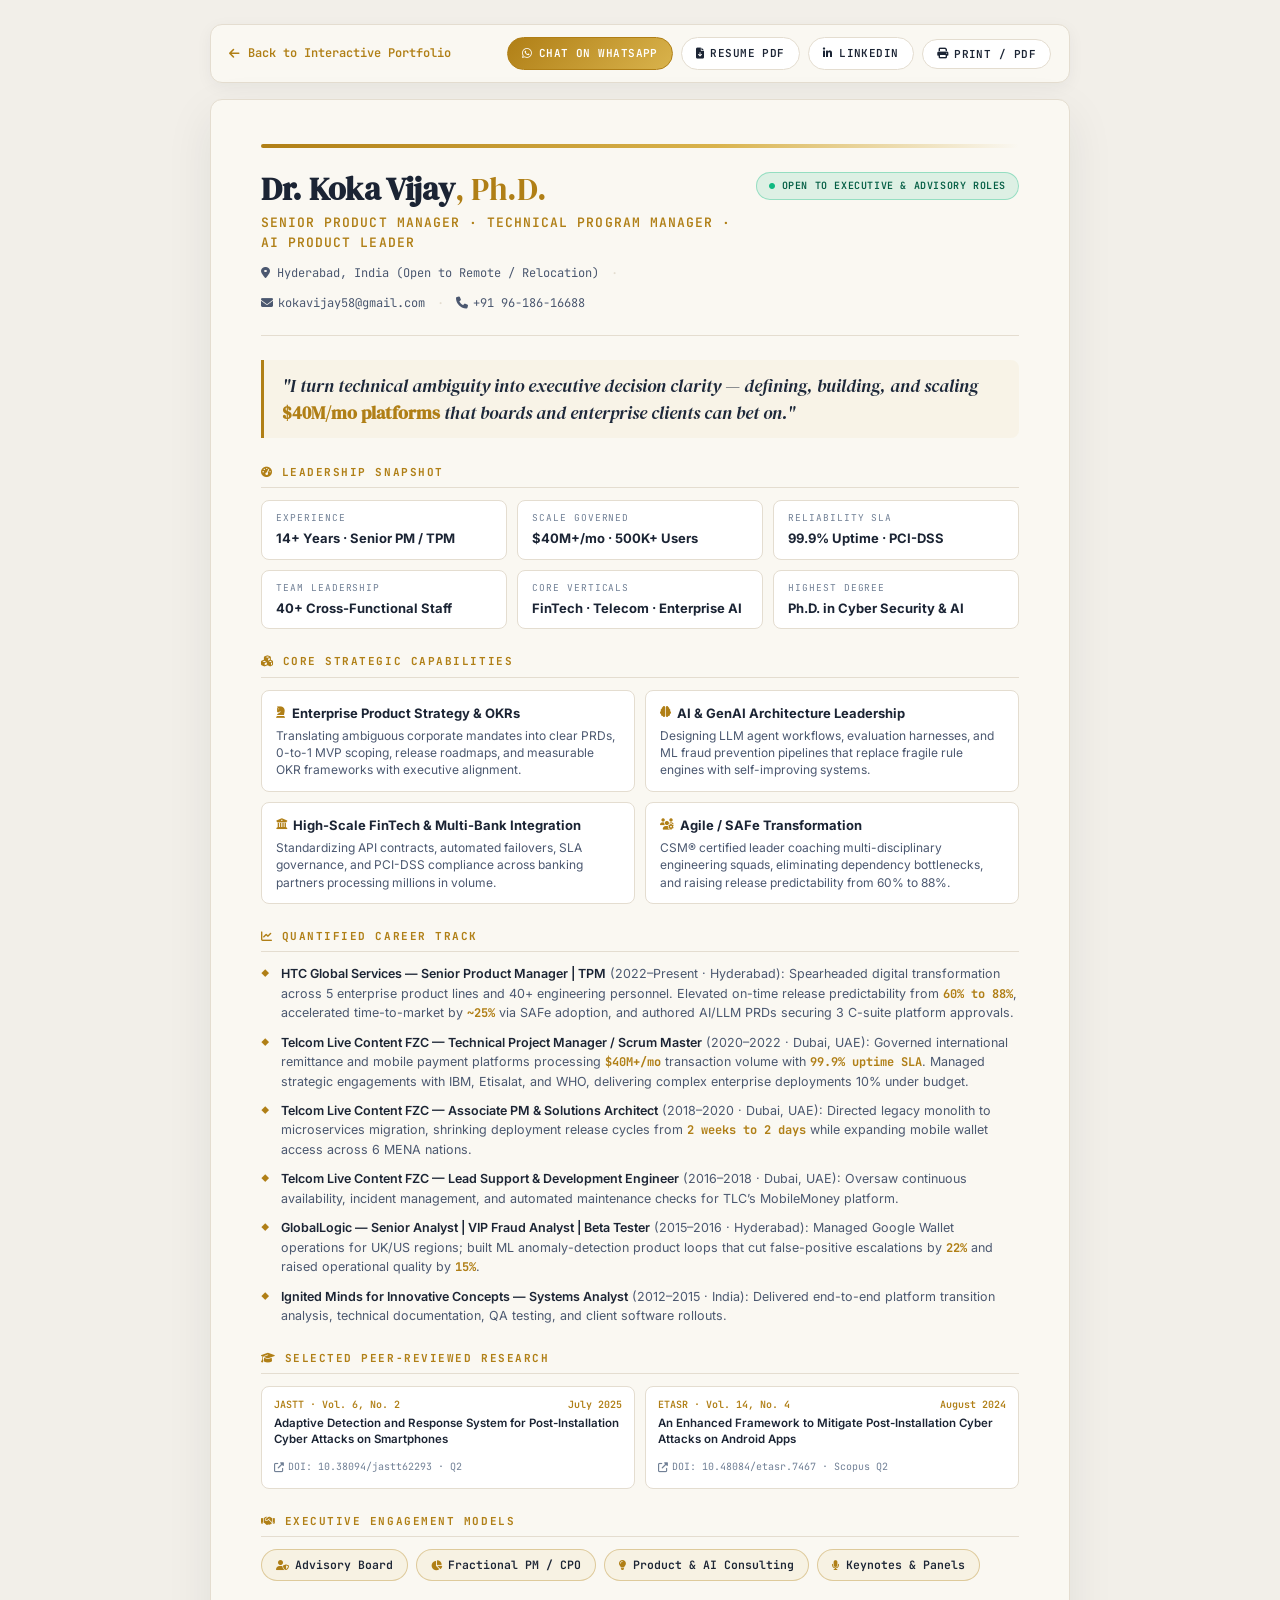
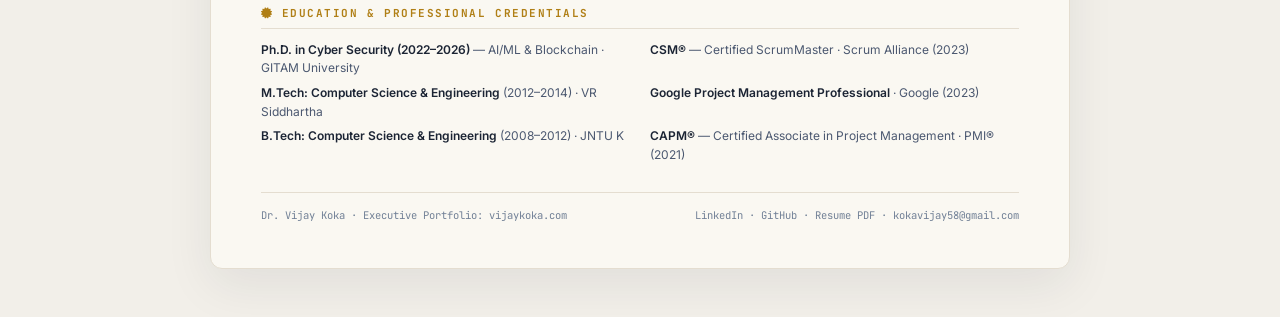
<file: executive-brief.html>
<!DOCTYPE html>
<html lang="en">
<head>
  <meta charset="UTF-8">
  <meta name="viewport" content="width=device-width, initial-scale=1.0">
  <title>Executive Brief — Dr. Koka Vijay, Ph.D. | Senior Product Manager & AI Leader</title>
  <meta name="description" content="One-page Executive Brief for Dr. Koka Vijay, Ph.D. — Senior Product Manager, Technical Program Manager & AI Product Leader with 14+ years scaling FinTech, Telecom & Enterprise AI platforms.">
  <meta name="robots" content="noindex, nofollow">

  <!-- Open Graph -->
  <meta property="og:title" content="Executive Brief — Dr. Koka Vijay, Ph.D.">
  <meta property="og:description" content="14+ years scaling FinTech, Telecom, and AI platforms. Ph.D. in Cyber Security, AI/ML & Blockchain. $40M+/mo transaction volume track record.">
  <meta property="og:type" content="website">

  <!-- Appearance & Favicon -->
  <meta name="theme-color" content="#faf8f2">
  <link rel="icon" type="image/svg+xml" href="data:image/svg+xml,%3Csvg xmlns='http://www.w3.org/2000/svg' viewBox='0 0 64 64'%3E%3Crect width='64' height='64' rx='14' fill='%23070a10'/%3E%3Ctext x='32' y='43' font-family='Georgia,serif' font-size='28' font-weight='700' text-anchor='middle' fill='%23d4af37'%3EVK%3C/text%3E%3C/svg%3E">

  <!-- Google Fonts -->
  <link rel="preconnect" href="https://fonts.googleapis.com">
  <link rel="preconnect" href="https://fonts.gstatic.com" crossorigin>
  <link href="https://fonts.googleapis.com/css2?family=DM+Serif+Display:ital@0;1&family=Inter:wght@300;400;500;600;700;800&family=JetBrains+Mono:wght@400;500;600&display=swap" rel="stylesheet">

  <!-- FontAwesome Icons -->
  <link rel="stylesheet" href="https://cdnjs.cloudflare.com/ajax/libs/font-awesome/6.4.0/css/all.min.css">

  <style>
    :root {
      --font-sans: 'Inter', -apple-system, BlinkMacSystemFont, 'Segoe UI', Roboto, sans-serif;
      --font-serif: 'DM Serif Display', Georgia, serif;
      --font-mono: 'JetBrains Mono', monospace;

      --bg-page: #f2efe9;
      --bg-card: #faf8f2;
      --bg-elev: #ffffff;
      --fg: #1b2434;
      --fg-muted: #4b5870;
      --fg-dim: #718096;
      --accent: #b07f16;
      --accent-light: #d9b34c;
      --accent-glow: rgba(176, 127, 22, 0.18);
      --line: #e4ddd0;
      --line-strong: rgba(176, 127, 22, 0.35);
      --success: #10b981;
    }

    *, *::before, *::after {
      margin: 0;
      padding: 0;
      box-sizing: border-box;
    }

    body {
      font-family: var(--font-sans);
      background-color: var(--bg-page);
      color: var(--fg);
      line-height: 1.55;
      padding: 24px 16px 48px;
      -webkit-font-smoothing: antialiased;
      -moz-osx-font-smoothing: grayscale;
    }

    /* ── TOP ACTION BAR (Screen Only) ── */
    .top-actions-bar {
      max-width: 860px;
      margin: 0 auto 16px;
      display: flex;
      align-items: center;
      justify-content: space-between;
      flex-wrap: wrap;
      gap: 12px;
      padding: 12px 18px;
      background: var(--bg-card);
      border: 1px solid var(--line);
      border-radius: 12px;
      box-shadow: 0 4px 16px rgba(27, 36, 52, 0.05);
    }

    .brand-back-link {
      display: inline-flex;
      align-items: center;
      gap: 8px;
      font-family: var(--font-mono);
      font-size: 12px;
      font-weight: 600;
      color: var(--accent);
      text-decoration: none;
      transition: transform 0.2s, color 0.2s;
    }

    .brand-back-link:hover {
      color: var(--fg);
      transform: translateX(-3px);
    }

    .top-btn-group {
      display: flex;
      align-items: center;
      gap: 8px;
      flex-wrap: wrap;
    }

    .btn-action-sm {
      display: inline-flex;
      align-items: center;
      gap: 6px;
      padding: 7px 14px;
      border-radius: 20px;
      font-family: var(--font-mono);
      font-size: 11px;
      font-weight: 600;
      letter-spacing: 0.04em;
      text-transform: uppercase;
      text-decoration: none;
      cursor: pointer;
      border: 1px solid var(--line);
      background: var(--bg-elev);
      color: var(--fg);
      transition: all 0.2s ease;
    }

    .btn-action-sm:hover {
      border-color: var(--accent);
      color: var(--accent);
      transform: translateY(-1px);
      box-shadow: 0 4px 12px var(--accent-glow);
    }

    .btn-action-sm.primary {
      background: linear-gradient(135deg, var(--accent) 0%, var(--accent-light) 100%);
      color: #ffffff;
      border-color: var(--accent);
    }

    .btn-action-sm.primary:hover {
      color: #000000;
      box-shadow: 0 4px 16px rgba(176, 127, 22, 0.35);
    }

    /* ── MAIN BRIEF DOCUMENT CONTAINER ── */
    .document-page {
      max-width: 860px;
      margin: 0 auto;
      background: var(--bg-card);
      border: 1px solid var(--line);
      border-radius: 12px;
      padding: 44px 50px;
      box-shadow: 0 16px 48px rgba(27, 36, 52, 0.08);
      position: relative;
    }

    .head-gold-bar {
      height: 4px;
      background: linear-gradient(90deg, var(--accent) 0%, var(--accent-light) 60%, transparent 100%);
      border-radius: 2px;
      margin-bottom: 24px;
    }

    /* ── HEADER ── */
    .doc-head {
      display: flex;
      justify-content: space-between;
      align-items: flex-start;
      flex-wrap: wrap;
      gap: 16px;
      border-bottom: 1px solid var(--line);
      padding-bottom: 22px;
      margin-bottom: 24px;
    }

    .name-title-block {
      flex: 1;
      min-width: 280px;
    }

    .doc-name {
      font-family: var(--font-serif);
      font-size: 32px;
      letter-spacing: -0.01em;
      color: var(--fg);
      line-height: 1.1;
    }

    .doc-name .phd-suffix {
      color: var(--accent);
      font-family: var(--font-serif);
      font-weight: 400;
    }

    .doc-role-subtitle {
      margin-top: 6px;
      font-family: var(--font-mono);
      font-size: 13px;
      letter-spacing: 0.08em;
      text-transform: uppercase;
      color: var(--accent);
      font-weight: 600;
    }

    .doc-contact-row {
      margin-top: 10px;
      display: flex;
      flex-wrap: wrap;
      align-items: center;
      gap: 12px;
      font-size: 12px;
      font-family: var(--font-mono);
      color: var(--fg-muted);
    }

    .doc-contact-row a {
      color: var(--fg-muted);
      text-decoration: none;
      display: inline-flex;
      align-items: center;
      gap: 5px;
      transition: color 0.2s;
    }

    .doc-contact-row a:hover {
      color: var(--accent);
    }

    .doc-contact-row .sep {
      color: var(--line);
    }

    .availability-pill {
      display: inline-flex;
      align-items: center;
      gap: 6px;
      font-family: var(--font-mono);
      font-size: 10px;
      letter-spacing: 0.06em;
      color: #065f46;
      background: rgba(16, 185, 129, 0.12);
      border: 1px solid rgba(16, 185, 129, 0.35);
      padding: 5px 12px;
      border-radius: 14px;
      font-weight: 600;
      white-space: nowrap;
    }

    .availability-pill i {
      font-size: 6px;
      color: var(--success);
    }

    /* ── EXECUTIVE THESIS STATEMENT ── */
    .thesis-quote {
      font-family: var(--font-serif);
      font-size: 18px;
      font-style: italic;
      color: #1e293b;
      line-height: 1.5;
      margin-bottom: 26px;
      padding: 12px 18px;
      background: rgba(212, 175, 55, 0.06);
      border-left: 3px solid var(--accent);
      border-radius: 0 8px 8px 0;
    }

    .thesis-quote strong {
      color: var(--accent);
      font-style: normal;
    }

    /* ── SECTION HEADINGS ── */
    .brief-section-title {
      font-family: var(--font-mono);
      font-size: 11px;
      letter-spacing: 0.14em;
      text-transform: uppercase;
      color: var(--accent);
      font-weight: 700;
      margin: 24px 0 12px;
      padding-bottom: 6px;
      border-bottom: 1px solid var(--line);
      display: flex;
      align-items: center;
      gap: 8px;
    }

    .brief-section-title i {
      font-size: 11px;
    }

    /* ── LEADERSHIP SNAPSHOT GRID ── */
    .snapshot-grid {
      display: grid;
      grid-template-columns: repeat(3, 1fr);
      gap: 10px;
      margin-bottom: 8px;
    }

    .snap-card {
      background: var(--bg-elev);
      border: 1px solid var(--line);
      border-radius: 8px;
      padding: 10px 14px;
      transition: border-color 0.2s;
    }

    .snap-card:hover {
      border-color: var(--line-strong);
    }

    .snap-k {
      font-family: var(--font-mono);
      font-size: 9.5px;
      letter-spacing: 0.1em;
      text-transform: uppercase;
      color: var(--fg-dim);
      display: block;
    }

    .snap-v {
      display: block;
      margin-top: 3px;
      font-size: 13px;
      font-weight: 700;
      color: var(--fg);
      font-family: var(--font-sans);
    }

    /* ── STRATEGIC VALUE PILLARS (CORE CAPABILITIES) ── */
    .pillars-grid {
      display: grid;
      grid-template-columns: repeat(2, 1fr);
      gap: 10px;
      margin-bottom: 8px;
    }

    .pillar-card {
      background: var(--bg-elev);
      border: 1px solid var(--line);
      border-radius: 8px;
      padding: 12px 14px;
    }

    .pillar-card h4 {
      font-size: 13px;
      font-weight: 700;
      color: var(--fg);
      margin-bottom: 4px;
      display: flex;
      align-items: center;
      gap: 6px;
    }

    .pillar-card h4 i {
      color: var(--accent);
      font-size: 11px;
    }

    .pillar-card p {
      font-size: 12px;
      color: var(--fg-muted);
      line-height: 1.45;
    }

    /* ── CAREER IMPACT TIMELINE ── */
    .impact-list {
      list-style: none;
      display: flex;
      flex-direction: column;
      gap: 10px;
    }

    .impact-item {
      position: relative;
      padding-left: 20px;
      font-size: 12.5px;
      line-height: 1.55;
      color: var(--fg-muted);
    }

    .impact-item::before {
      content: '◆';
      position: absolute;
      left: 0;
      top: 3px;
      font-size: 8px;
      color: var(--accent);
    }

    .impact-item strong {
      color: var(--fg);
      font-weight: 600;
    }

    .impact-item .highlight-val {
      color: var(--accent);
      font-weight: 700;
      font-family: var(--font-mono);
      font-size: 12px;
    }

    /* ── RESEARCH & PUBLICATIONS COMPACT ── */
    .research-grid {
      display: grid;
      grid-template-columns: 1fr 1fr;
      gap: 10px;
    }

    .research-item {
      background: var(--bg-elev);
      border: 1px solid var(--line);
      border-radius: 8px;
      padding: 10px 12px;
    }

    .research-journal {
      font-family: var(--font-mono);
      font-size: 10px;
      color: var(--accent);
      font-weight: 600;
      display: flex;
      justify-content: space-between;
    }

    .research-title {
      font-size: 11.5px;
      font-weight: 600;
      color: var(--fg);
      margin: 4px 0 6px;
      line-height: 1.35;
    }

    .research-doi {
      font-family: var(--font-mono);
      font-size: 10px;
      color: var(--fg-dim);
      text-decoration: none;
      display: inline-flex;
      align-items: center;
      gap: 4px;
    }

    .research-doi:hover {
      color: var(--accent);
    }

    /* ── HOW I ENGAGE ── */
    .engage-chips {
      display: flex;
      flex-wrap: wrap;
      gap: 8px;
    }

    .engage-chip {
      font-family: var(--font-mono);
      font-size: 11.5px;
      font-weight: 600;
      color: var(--fg);
      border: 1px solid var(--line-strong);
      background: rgba(212, 175, 55, 0.08);
      border-radius: 18px;
      padding: 6px 14px;
      display: inline-flex;
      align-items: center;
      gap: 6px;
    }

    .engage-chip i {
      color: var(--accent);
      font-size: 10px;
    }

    /* ── CREDENTIALS & DEGREES ── */
    .creds-grid {
      display: grid;
      grid-template-columns: 1fr 1fr;
      gap: 6px 20px;
      font-size: 12px;
      color: var(--fg-muted);
    }

    .cred-row strong {
      color: var(--fg);
      font-weight: 600;
    }

    /* ── FOOTER ── */
    .doc-foot {
      margin-top: 28px;
      padding-top: 14px;
      border-top: 1px solid var(--line);
      display: flex;
      justify-content: space-between;
      align-items: center;
      flex-wrap: wrap;
      gap: 8px;
      font-family: var(--font-mono);
      font-size: 10.5px;
      color: var(--fg-dim);
    }

    .doc-foot a {
      color: var(--fg-dim);
      text-decoration: none;
      transition: color 0.2s;
    }

    .doc-foot a:hover {
      color: var(--accent);
    }

    /* ── RESPONSIVE RULES (Screen) ── */
    @media (max-width: 768px) {
      body { padding: 12px 8px 32px; }
      .document-page { padding: 28px 20px; }
      .snapshot-grid { grid-template-columns: repeat(2, 1fr); }
      .pillars-grid { grid-template-columns: 1fr; }
      .research-grid { grid-template-columns: 1fr; }
      .creds-grid { grid-template-columns: 1fr; }
      .doc-name { font-size: 26px; }
      .thesis-quote { font-size: 16px; }
    }

    /* ── PRINT & PDF EXPORT OPTIMIZATION ── */
    @page {
      size: A4 portrait;
      margin: 10mm 12mm;
    }

    @media print {
      body {
        background: #ffffff !important;
        padding: 0 !important;
        color: #0f172a !important;
      }

      .top-actions-bar {
        display: none !important;
      }

      .document-page {
        box-shadow: none !important;
        border: none !important;
        max-width: 100% !important;
        border-radius: 0 !important;
        padding: 0 !important;
        background: #ffffff !important;
      }

      .head-gold-bar {
        background: #b07f16 !important;
        -webkit-print-color-adjust: exact;
        print-color-adjust: exact;
      }

      .thesis-quote {
        background: #fdfbf7 !important;
        border-left-color: #b07f16 !important;
        -webkit-print-color-adjust: exact;
        print-color-adjust: exact;
      }

      .snap-card, .pillar-card, .research-item {
        background: #fdfdfd !important;
        border-color: #e2e8f0 !important;
        break-inside: avoid;
        -webkit-print-color-adjust: exact;
        print-color-adjust: exact;
      }

      .engage-chip {
        background: #fefcf6 !important;
        border-color: #d9b34c !important;
        -webkit-print-color-adjust: exact;
        print-color-adjust: exact;
      }

      .brief-section-title {
        break-after: avoid;
      }

      a {
        color: inherit !important;
        text-decoration: none !important;
      }

      .doc-foot a {
        color: #64748b !important;
      }
    }
  </style>
</head>
<body>

  <!-- ═══ TOP ACTION & NAVIGATION BAR (Screen View Only) ═══ -->
  <div class="top-actions-bar">
    <a href="index.html" class="brand-back-link" title="Return to Interactive Portfolio">
      <i class="fas fa-arrow-left"></i>
      <span>Back to Interactive Portfolio</span>
    </a>
    <div class="top-btn-group">
      <a href="https://wa.me/919618616688?text=Hi%20Dr.%20Vijay,%20I%20reviewed%20your%20Executive%20Brief%20and%20would%20like%20to%20connect." target="_blank" rel="noopener" class="btn-action-sm primary" title="Chat directly with Dr. Vijay on WhatsApp">
        <i class="fab fa-whatsapp"></i>
        <span>Chat on WhatsApp</span>
      </a>
      <a href="Vijay_Koka_Resume.pdf" download class="btn-action-sm" title="Download ATS Resume PDF">
        <i class="fas fa-file-download"></i>
        <span>Resume PDF</span>
      </a>
      <a href="https://www.linkedin.com/in/dr-koka-vijay-ph-d-165788111/" target="_blank" rel="noopener" class="btn-action-sm" title="LinkedIn Profile">
        <i class="fab fa-linkedin-in"></i>
        <span>LinkedIn</span>
      </a>
      <button type="button" class="btn-action-sm" onclick="window.print()" title="Print or Save as PDF">
        <i class="fas fa-print"></i>
        <span>Print / PDF</span>
      </button>
    </div>
  </div>

  <!-- ═══ EXECUTIVE BRIEF DOCUMENT ═══ -->
  <main class="document-page">
    <div class="head-gold-bar"></div>

    <!-- Header Block -->
    <header class="doc-head">
      <div class="name-title-block">
        <h1 class="doc-name">Dr. Koka Vijay<span class="phd-suffix">, Ph.D.</span></h1>
        <div class="doc-role-subtitle">Senior Product Manager · Technical Program Manager · AI Product Leader</div>
        <div class="doc-contact-row">
          <span><i class="fas fa-map-marker-alt"></i> Hyderabad, India (Open to Remote / Relocation)</span>
          <span class="sep">·</span>
          <a href="mailto:kokavijay58@gmail.com"><i class="fas fa-envelope"></i> kokavijay58@gmail.com</a>
          <span class="sep">·</span>
          <a href="tel:+919618616688"><i class="fas fa-phone"></i> +91 96-186-16688</a>
        </div>
      </div>

      <div class="availability-pill" title="Open for Senior Leadership, Advisory & Board Roles">
        <i class="fas fa-circle"></i>
        <span>OPEN TO EXECUTIVE &amp; ADVISORY ROLES</span>
      </div>
    </header>

    <!-- Executive Thesis -->
    <blockquote class="thesis-quote">
      "I turn technical ambiguity into executive decision clarity — defining, building, and scaling <strong>$40M/mo platforms</strong> that boards and enterprise clients can bet on."
    </blockquote>

    <!-- 1. Leadership Snapshot -->
    <div class="brief-section-title"><i class="fas fa-tachometer-alt"></i> Leadership Snapshot</div>
    <div class="snapshot-grid">
      <div class="snap-card">
        <span class="snap-k">Experience</span>
        <span class="snap-v">14+ Years · Senior PM / TPM</span>
      </div>
      <div class="snap-card">
        <span class="snap-k">Scale Governed</span>
        <span class="snap-v">$40M+/mo · 500K+ Users</span>
      </div>
      <div class="snap-card">
        <span class="snap-k">Reliability SLA</span>
        <span class="snap-v">99.9% Uptime · PCI-DSS</span>
      </div>
      <div class="snap-card">
        <span class="snap-k">Team Leadership</span>
        <span class="snap-v">40+ Cross-Functional Staff</span>
      </div>
      <div class="snap-card">
        <span class="snap-k">Core Verticals</span>
        <span class="snap-v">FinTech · Telecom · Enterprise AI</span>
      </div>
      <div class="snap-card">
        <span class="snap-k">Highest Degree</span>
        <span class="snap-v">Ph.D. in Cyber Security &amp; AI</span>
      </div>
    </div>

    <!-- 2. Strategic Value Pillars -->
    <div class="brief-section-title"><i class="fas fa-cubes"></i> Core Strategic Capabilities</div>
    <div class="pillars-grid">
      <div class="pillar-card">
        <h4><i class="fas fa-chess-knight"></i> Enterprise Product Strategy &amp; OKRs</h4>
        <p>Translating ambiguous corporate mandates into clear PRDs, 0-to-1 MVP scoping, release roadmaps, and measurable OKR frameworks with executive alignment.</p>
      </div>
      <div class="pillar-card">
        <h4><i class="fas fa-brain"></i> AI &amp; GenAI Architecture Leadership</h4>
        <p>Designing LLM agent workflows, evaluation harnesses, and ML fraud prevention pipelines that replace fragile rule engines with self-improving systems.</p>
      </div>
      <div class="pillar-card">
        <h4><i class="fas fa-university"></i> High-Scale FinTech &amp; Multi-Bank Integration</h4>
        <p>Standardizing API contracts, automated failovers, SLA governance, and PCI-DSS compliance across banking partners processing millions in volume.</p>
      </div>
      <div class="pillar-card">
        <h4><i class="fas fa-users-cog"></i> Agile / SAFe Transformation</h4>
        <p>CSM® certified leader coaching multi-disciplinary engineering squads, eliminating dependency bottlenecks, and raising release predictability from 60% to 88%.</p>
      </div>
    </div>

    <!-- 3. Quantified Career Impact -->
    <div class="brief-section-title"><i class="fas fa-chart-line"></i> Quantified Career Track</div>
    <ul class="impact-list">
      <li class="impact-item">
        <strong>HTC Global Services — Senior Product Manager | TPM</strong> (2022–Present · Hyderabad): Spearheaded digital transformation across 5 enterprise product lines and 40+ engineering personnel. Elevated on-time release predictability from <span class="highlight-val">60% to 88%</span>, accelerated time-to-market by <span class="highlight-val">~25%</span> via SAFe adoption, and authored AI/LLM PRDs securing 3 C-suite platform approvals.
      </li>
      <li class="impact-item">
        <strong>Telcom Live Content FZC — Technical Project Manager / Scrum Master</strong> (2020–2022 · Dubai, UAE): Governed international remittance and mobile payment platforms processing <span class="highlight-val">$40M+/mo</span> transaction volume with <span class="highlight-val">99.9% uptime SLA</span>. Managed strategic engagements with IBM, Etisalat, and WHO, delivering complex enterprise deployments 10% under budget.
      </li>
      <li class="impact-item">
        <strong>Telcom Live Content FZC — Associate PM &amp; Solutions Architect</strong> (2018–2020 · Dubai, UAE): Directed legacy monolith to microservices migration, shrinking deployment release cycles from <span class="highlight-val">2 weeks to 2 days</span> while expanding mobile wallet access across 6 MENA nations.
      </li>
      <li class="impact-item">
        <strong>Telcom Live Content FZC — Lead Support &amp; Development Engineer</strong> (2016–2018 · Dubai, UAE): Oversaw continuous availability, incident management, and automated maintenance checks for TLC’s MobileMoney platform.
      </li>
      <li class="impact-item">
        <strong>GlobalLogic — Senior Analyst | VIP Fraud Analyst | Beta Tester</strong> (2015–2016 · Hyderabad): Managed Google Wallet operations for UK/US regions; built ML anomaly-detection product loops that cut false-positive escalations by <span class="highlight-val">22%</span> and raised operational quality by <span class="highlight-val">15%</span>.
      </li>
      <li class="impact-item">
        <strong>Ignited Minds for Innovative Concepts — Systems Analyst</strong> (2012–2015 · India): Delivered end-to-end platform transition analysis, technical documentation, QA testing, and client software rollouts.
      </li>
    </ul>

    <!-- 4. Selected Peer-Reviewed Ph.D. Research -->
    <div class="brief-section-title"><i class="fas fa-graduation-cap"></i> Selected Peer-Reviewed Research</div>
    <div class="research-grid">
      <div class="research-item">
        <div class="research-journal">
          <span>JASTT · Vol. 6, No. 2</span>
          <span>July 2025</span>
        </div>
        <div class="research-title">Adaptive Detection and Response System for Post-Installation Cyber Attacks on Smartphones</div>
        <a href="https://doi.org/10.38094/jastt62293" target="_blank" rel="noopener" class="research-doi">
          <i class="fas fa-external-link-alt"></i> DOI: 10.38094/jastt62293 · Q2
        </a>
      </div>
      <div class="research-item">
        <div class="research-journal">
          <span>ETASR · Vol. 14, No. 4</span>
          <span>August 2024</span>
        </div>
        <div class="research-title">An Enhanced Framework to Mitigate Post-Installation Cyber Attacks on Android Apps</div>
        <a href="https://doi.org/10.48084/etasr.7467" target="_blank" rel="noopener" class="research-doi">
          <i class="fas fa-external-link-alt"></i> DOI: 10.48084/etasr.7467 · Scopus Q2
        </a>
      </div>
    </div>

    <!-- 5. How I Engage -->
    <div class="brief-section-title"><i class="fas fa-handshake"></i> Executive Engagement Models</div>
    <div class="engage-chips">
      <span class="engage-chip"><i class="fas fa-user-shield"></i> Advisory Board</span>
      <span class="engage-chip"><i class="fas fa-chart-pie"></i> Fractional PM / CPO</span>
      <span class="engage-chip"><i class="fas fa-lightbulb"></i> Product &amp; AI Consulting</span>
      <span class="engage-chip"><i class="fas fa-microphone"></i> Keynotes &amp; Panels</span>
    </div>

    <!-- 6. Education & Credentials -->
    <div class="brief-section-title"><i class="fas fa-certificate"></i> Education &amp; Professional Credentials</div>
    <div class="creds-grid">
      <div class="cred-row"><strong>Ph.D. in Cyber Security (2022–2026)</strong> — AI/ML &amp; Blockchain · GITAM University</div>
      <div class="cred-row"><strong>CSM®</strong> — Certified ScrumMaster · Scrum Alliance (2023)</div>
      <div class="cred-row"><strong>M.Tech: Computer Science &amp; Engineering</strong> (2012–2014) · VR Siddhartha</div>
      <div class="cred-row"><strong>Google Project Management Professional</strong> · Google (2023)</div>
      <div class="cred-row"><strong>B.Tech: Computer Science &amp; Engineering</strong> (2008–2012) · JNTU K</div>
      <div class="cred-row"><strong>CAPM®</strong> — Certified Associate in Project Management · PMI® (2021)</div>
    </div>

    <!-- Document Footer -->
    <footer class="doc-foot">
      <span>Dr. Vijay Koka · Executive Portfolio: <a href="index.html">vijaykoka.com</a></span>
      <span>
        <a href="https://www.linkedin.com/in/dr-koka-vijay-ph-d-165788111/" target="_blank" rel="noopener">LinkedIn</a> ·
        <a href="https://github.com/Vijaykoka" target="_blank" rel="noopener">GitHub</a> ·
        <a href="Vijay_Koka_Resume.pdf" download>Resume PDF</a> ·
        <a href="mailto:kokavijay58@gmail.com">kokavijay58@gmail.com</a>
      </span>
    </footer>
  </main>

</body>
</html>
</file>
